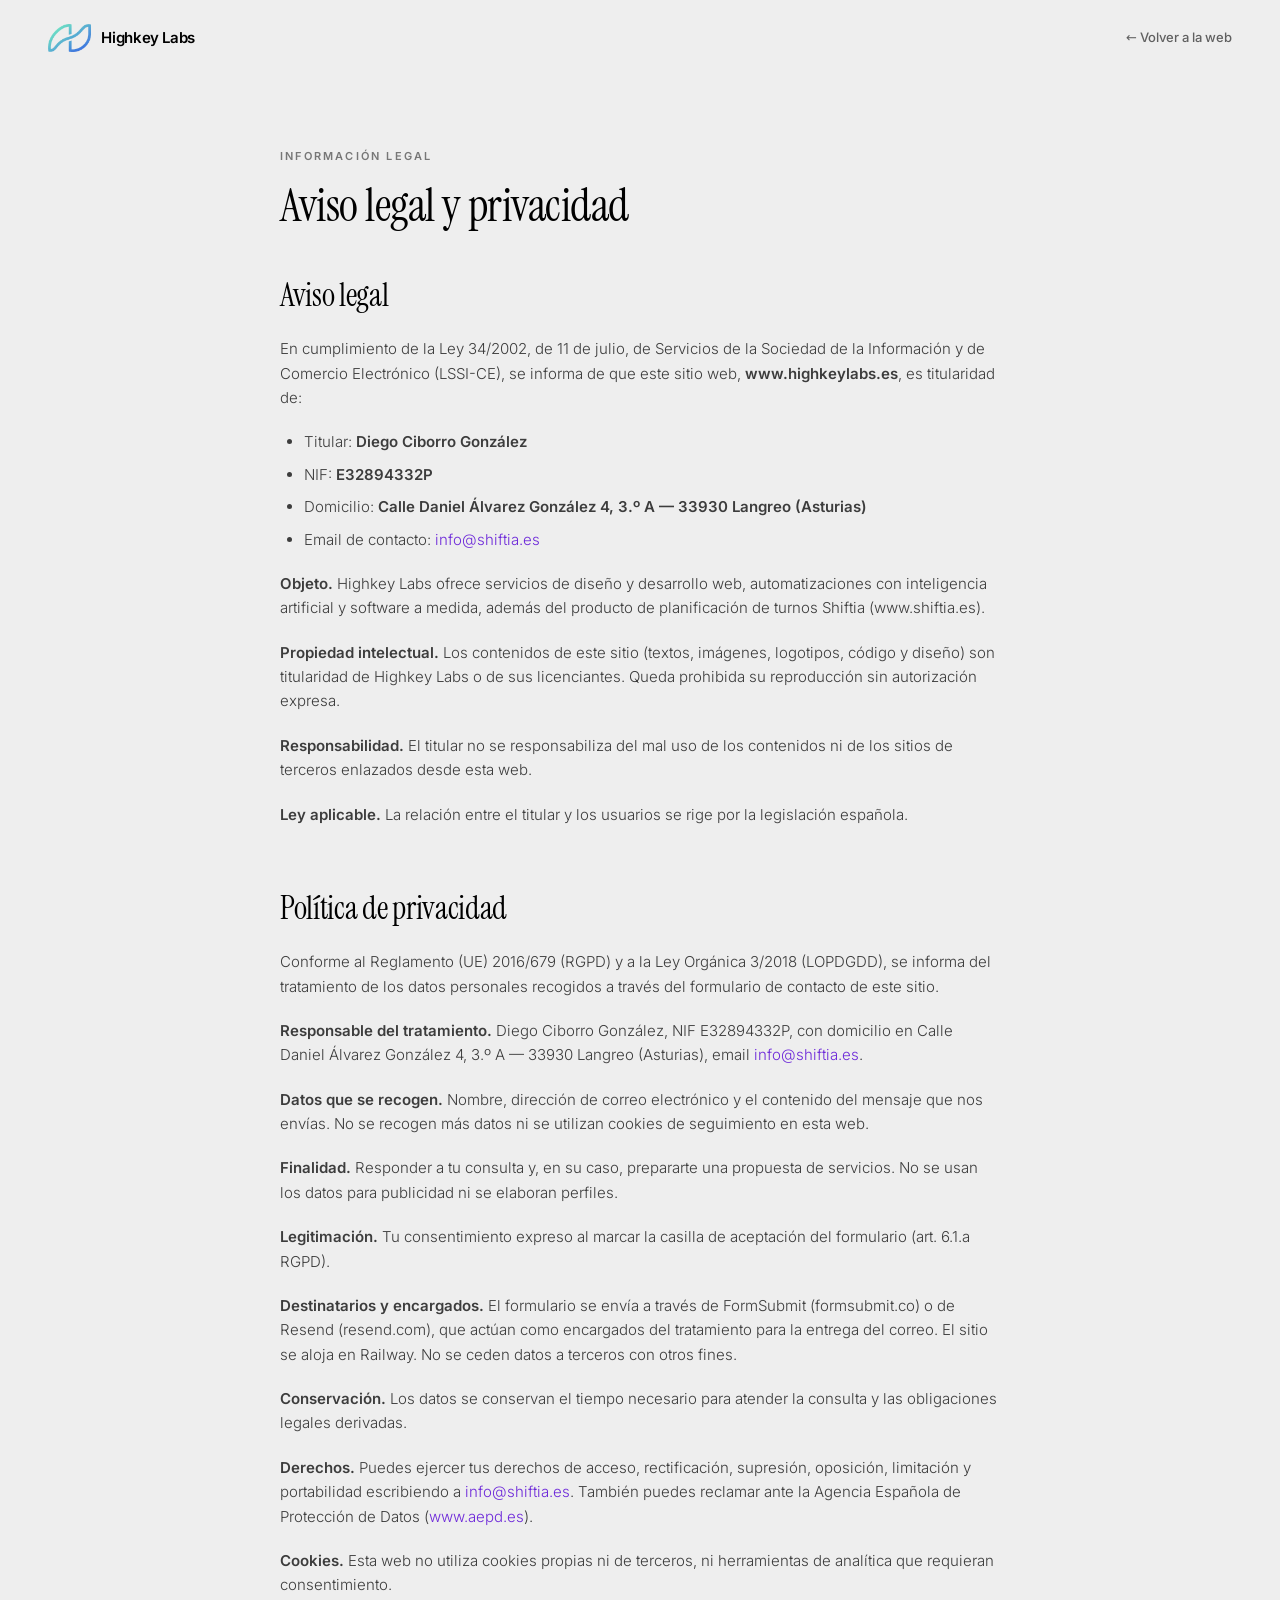
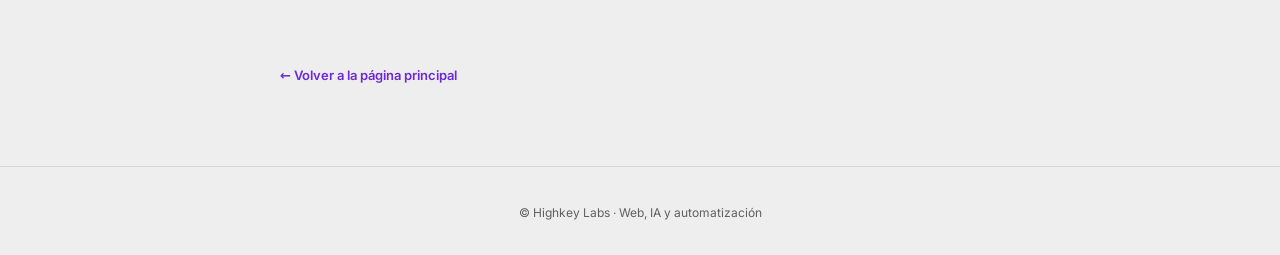
<file: legal.html>
<!DOCTYPE html>
<html lang="es" class="scroll-smooth">
<head>
<meta charset="UTF-8">
<meta name="viewport" content="width=device-width, initial-scale=1.0">
<title>Aviso legal y privacidad — Highkey Labs</title>
<meta name="description" content="Aviso legal y política de privacidad de Highkey Labs.">
<meta name="robots" content="noindex, follow">
<link rel="canonical" href="https://www.highkeylabs.es/legal.html">
<meta name="theme-color" content="#eeeeee">
<link rel="icon" type="image/png" sizes="32x32" href="favicon-32.png">
<link rel="apple-touch-icon" href="apple-touch-icon.png">
<link rel="stylesheet" href="styles.css?v=3">
</head>
<body class="bg-[#eeeeee] text-black antialiased">

<nav class="pt-6 pb-4 px-6 lg:px-12 flex items-center justify-between" aria-label="Navegación">
  <a href="index.html" class="flex items-center gap-2.5" aria-label="Highkey Labs — inicio">
    <img src="logo.png" alt="Logo de Highkey Labs" width="149" height="96" class="h-7 w-auto">
    <span class="text-[15px] font-semibold tracking-tight">Highkey Labs</span>
  </a>
  <a href="index.html" class="text-[13px] font-medium text-black/60 hover:text-black transition-colors">← Volver a la web</a>
</nav>

<main class="max-w-3xl mx-auto px-6 py-16 md:py-20">

  <p class="text-[11px] uppercase tracking-[0.2em] text-black/50 font-semibold mb-4">Información legal</p>
  <h1 class="font-serifd text-[34px] md:text-[46px] leading-[1.08] mb-12">Aviso legal y privacidad</h1>

  <section id="aviso-legal" class="mb-16">
    <h2 class="font-serifd text-[26px] md:text-[32px] leading-[1.1] mb-6">Aviso legal</h2>
    <div class="space-y-5 text-[15px] font-light text-black/75 leading-relaxed">
      <p>En cumplimiento de la Ley 34/2002, de 11 de julio, de Servicios de la Sociedad de la Información y de Comercio Electrónico (LSSI-CE), se informa de que este sitio web, <strong class="font-semibold">www.highkeylabs.es</strong>, es titularidad de:</p>
      <ul class="list-disc pl-6 space-y-2">
        <li>Titular: <strong class="font-semibold">Diego Ciborro González</strong></li>
        <li>NIF: <strong class="font-semibold">E32894332P</strong></li>
        <li>Domicilio: <strong class="font-semibold">Calle Daniel Álvarez González 4, 3.º A — 33930 Langreo (Asturias)</strong></li>
        <li>Email de contacto: <a href="mailto:info@shiftia.es" class="text-[#6d28d9] hover:underline">info@shiftia.es</a></li>
      </ul>
      <p><strong class="font-semibold">Objeto.</strong> Highkey Labs ofrece servicios de diseño y desarrollo web, automatizaciones con inteligencia artificial y software a medida, además del producto de planificación de turnos Shiftia (www.shiftia.es).</p>
      <p><strong class="font-semibold">Propiedad intelectual.</strong> Los contenidos de este sitio (textos, imágenes, logotipos, código y diseño) son titularidad de Highkey Labs o de sus licenciantes. Queda prohibida su reproducción sin autorización expresa.</p>
      <p><strong class="font-semibold">Responsabilidad.</strong> El titular no se responsabiliza del mal uso de los contenidos ni de los sitios de terceros enlazados desde esta web.</p>
      <p><strong class="font-semibold">Ley aplicable.</strong> La relación entre el titular y los usuarios se rige por la legislación española.</p>
    </div>
  </section>

  <section id="privacidad" class="mb-16">
    <h2 class="font-serifd text-[26px] md:text-[32px] leading-[1.1] mb-6">Política de privacidad</h2>
    <div class="space-y-5 text-[15px] font-light text-black/75 leading-relaxed">
      <p>Conforme al Reglamento (UE) 2016/679 (RGPD) y a la Ley Orgánica 3/2018 (LOPDGDD), se informa del tratamiento de los datos personales recogidos a través del formulario de contacto de este sitio.</p>
      <p><strong class="font-semibold">Responsable del tratamiento.</strong> Diego Ciborro González, NIF E32894332P, con domicilio en Calle Daniel Álvarez González 4, 3.º A — 33930 Langreo (Asturias), email <a href="mailto:info@shiftia.es" class="text-[#6d28d9] hover:underline">info@shiftia.es</a>.</p>
      <p><strong class="font-semibold">Datos que se recogen.</strong> Nombre, dirección de correo electrónico y el contenido del mensaje que nos envías. No se recogen más datos ni se utilizan cookies de seguimiento en esta web.</p>
      <p><strong class="font-semibold">Finalidad.</strong> Responder a tu consulta y, en su caso, prepararte una propuesta de servicios. No se usan los datos para publicidad ni se elaboran perfiles.</p>
      <p><strong class="font-semibold">Legitimación.</strong> Tu consentimiento expreso al marcar la casilla de aceptación del formulario (art. 6.1.a RGPD).</p>
      <p><strong class="font-semibold">Destinatarios y encargados.</strong> El formulario se envía a través de FormSubmit (formsubmit.co) o de Resend (resend.com), que actúan como encargados del tratamiento para la entrega del correo. El sitio se aloja en Railway. No se ceden datos a terceros con otros fines.</p>
      <p><strong class="font-semibold">Conservación.</strong> Los datos se conservan el tiempo necesario para atender la consulta y las obligaciones legales derivadas.</p>
      <p><strong class="font-semibold">Derechos.</strong> Puedes ejercer tus derechos de acceso, rectificación, supresión, oposición, limitación y portabilidad escribiendo a <a href="mailto:info@shiftia.es" class="text-[#6d28d9] hover:underline">info@shiftia.es</a>. También puedes reclamar ante la Agencia Española de Protección de Datos (<a href="https://www.aepd.es" target="_blank" rel="noopener noreferrer" class="text-[#6d28d9] hover:underline">www.aepd.es</a>).</p>
      <p><strong class="font-semibold">Cookies.</strong> Esta web no utiliza cookies propias ni de terceros, ni herramientas de analítica que requieran consentimiento.</p>
    </div>
  </section>

  <a href="index.html" class="inline-flex items-center gap-2 text-[13px] font-semibold text-[#6d28d9] hover:gap-3 transition-all">
    ← Volver a la página principal
  </a>
</main>

<footer class="border-t border-black/10 px-6 py-8 text-center">
  <span class="text-[12px] text-black/60">© Highkey Labs · Web, IA y automatización</span>
</footer>

</body>
</html>
</file>
<file: styles.css>
*,:after,:before{--tw-border-spacing-x:0;--tw-border-spacing-y:0;--tw-translate-x:0;--tw-translate-y:0;--tw-rotate:0;--tw-skew-x:0;--tw-skew-y:0;--tw-scale-x:1;--tw-scale-y:1;--tw-pan-x: ;--tw-pan-y: ;--tw-pinch-zoom: ;--tw-scroll-snap-strictness:proximity;--tw-gradient-from-position: ;--tw-gradient-via-position: ;--tw-gradient-to-position: ;--tw-ordinal: ;--tw-slashed-zero: ;--tw-numeric-figure: ;--tw-numeric-spacing: ;--tw-numeric-fraction: ;--tw-ring-inset: ;--tw-ring-offset-width:0px;--tw-ring-offset-color:#fff;--tw-ring-color:rgba(59,130,246,.5);--tw-ring-offset-shadow:0 0 #0000;--tw-ring-shadow:0 0 #0000;--tw-shadow:0 0 #0000;--tw-shadow-colored:0 0 #0000;--tw-blur: ;--tw-brightness: ;--tw-contrast: ;--tw-grayscale: ;--tw-hue-rotate: ;--tw-invert: ;--tw-saturate: ;--tw-sepia: ;--tw-drop-shadow: ;--tw-backdrop-blur: ;--tw-backdrop-brightness: ;--tw-backdrop-contrast: ;--tw-backdrop-grayscale: ;--tw-backdrop-hue-rotate: ;--tw-backdrop-invert: ;--tw-backdrop-opacity: ;--tw-backdrop-saturate: ;--tw-backdrop-sepia: ;--tw-contain-size: ;--tw-contain-layout: ;--tw-contain-paint: ;--tw-contain-style: }::backdrop{--tw-border-spacing-x:0;--tw-border-spacing-y:0;--tw-translate-x:0;--tw-translate-y:0;--tw-rotate:0;--tw-skew-x:0;--tw-skew-y:0;--tw-scale-x:1;--tw-scale-y:1;--tw-pan-x: ;--tw-pan-y: ;--tw-pinch-zoom: ;--tw-scroll-snap-strictness:proximity;--tw-gradient-from-position: ;--tw-gradient-via-position: ;--tw-gradient-to-position: ;--tw-ordinal: ;--tw-slashed-zero: ;--tw-numeric-figure: ;--tw-numeric-spacing: ;--tw-numeric-fraction: ;--tw-ring-inset: ;--tw-ring-offset-width:0px;--tw-ring-offset-color:#fff;--tw-ring-color:rgba(59,130,246,.5);--tw-ring-offset-shadow:0 0 #0000;--tw-ring-shadow:0 0 #0000;--tw-shadow:0 0 #0000;--tw-shadow-colored:0 0 #0000;--tw-blur: ;--tw-brightness: ;--tw-contrast: ;--tw-grayscale: ;--tw-hue-rotate: ;--tw-invert: ;--tw-saturate: ;--tw-sepia: ;--tw-drop-shadow: ;--tw-backdrop-blur: ;--tw-backdrop-brightness: ;--tw-backdrop-contrast: ;--tw-backdrop-grayscale: ;--tw-backdrop-hue-rotate: ;--tw-backdrop-invert: ;--tw-backdrop-opacity: ;--tw-backdrop-saturate: ;--tw-backdrop-sepia: ;--tw-contain-size: ;--tw-contain-layout: ;--tw-contain-paint: ;--tw-contain-style: }/*! tailwindcss v3.4.17 | MIT License | https://tailwindcss.com*/*,:after,:before{box-sizing:border-box;border:0 solid #e5e7eb}:after,:before{--tw-content:""}:host,html{line-height:1.5;-webkit-text-size-adjust:100%;-moz-tab-size:4;-o-tab-size:4;tab-size:4;font-family:ui-sans-serif,system-ui,sans-serif,Apple Color Emoji,Segoe UI Emoji,Segoe UI Symbol,Noto Color Emoji;font-feature-settings:normal;font-variation-settings:normal;-webkit-tap-highlight-color:transparent}body{margin:0;line-height:inherit}hr{height:0;color:inherit;border-top-width:1px}abbr:where([title]){-webkit-text-decoration:underline dotted;text-decoration:underline dotted}h1,h2,h3,h4,h5,h6{font-size:inherit;font-weight:inherit}a{color:inherit;text-decoration:inherit}b,strong{font-weight:bolder}code,kbd,pre,samp{font-family:ui-monospace,SFMono-Regular,Menlo,Monaco,Consolas,Liberation Mono,Courier New,monospace;font-feature-settings:normal;font-variation-settings:normal;font-size:1em}small{font-size:80%}sub,sup{font-size:75%;line-height:0;position:relative;vertical-align:baseline}sub{bottom:-.25em}sup{top:-.5em}table{text-indent:0;border-color:inherit;border-collapse:collapse}button,input,optgroup,select,textarea{font-family:inherit;font-feature-settings:inherit;font-variation-settings:inherit;font-size:100%;font-weight:inherit;line-height:inherit;letter-spacing:inherit;color:inherit;margin:0;padding:0}button,select{text-transform:none}button,input:where([type=button]),input:where([type=reset]),input:where([type=submit]){-webkit-appearance:button;background-color:transparent;background-image:none}:-moz-focusring{outline:auto}:-moz-ui-invalid{box-shadow:none}progress{vertical-align:baseline}::-webkit-inner-spin-button,::-webkit-outer-spin-button{height:auto}[type=search]{-webkit-appearance:textfield;outline-offset:-2px}::-webkit-search-decoration{-webkit-appearance:none}::-webkit-file-upload-button{-webkit-appearance:button;font:inherit}summary{display:list-item}blockquote,dd,dl,figure,h1,h2,h3,h4,h5,h6,hr,p,pre{margin:0}fieldset{margin:0}fieldset,legend{padding:0}menu,ol,ul{list-style:none;margin:0;padding:0}dialog{padding:0}textarea{resize:vertical}input::-moz-placeholder,textarea::-moz-placeholder{opacity:1;color:#9ca3af}input::placeholder,textarea::placeholder{opacity:1;color:#9ca3af}[role=button],button{cursor:pointer}:disabled{cursor:default}audio,canvas,embed,iframe,img,object,svg,video{display:block;vertical-align:middle}img,video{max-width:100%;height:auto}[hidden]:where(:not([hidden=until-found])){display:none}.pointer-events-none{pointer-events:none}.visible{visibility:visible}.fixed{position:fixed}.absolute{position:absolute}.relative{position:relative}.inset-0{inset:0}.inset-6{inset:1.5rem}.-bottom-1{bottom:-.25rem}.-bottom-5{bottom:-1.25rem}.left-0{left:0}.left-6{left:1.5rem}.left-8{left:2rem}.right-0{right:0}.right-2{right:.5rem}.right-6{right:1.5rem}.top-0{top:0}.top-10{top:2.5rem}.top-2{top:.5rem}.top-6{top:1.5rem}.top-\[44px\]{top:44px}.z-0{z-index:0}.z-10{z-index:10}.z-50{z-index:50}.z-\[100\]{z-index:100}.z-\[5\]{z-index:5}.mx-auto{margin-left:auto;margin-right:auto}.mb-1{margin-bottom:.25rem}.mb-1\.5{margin-bottom:.375rem}.mb-10{margin-bottom:2.5rem}.mb-12{margin-bottom:3rem}.mb-14{margin-bottom:3.5rem}.mb-16{margin-bottom:4rem}.mb-2{margin-bottom:.5rem}.mb-2\.5{margin-bottom:.625rem}.mb-3{margin-bottom:.75rem}.mb-4{margin-bottom:1rem}.mb-5{margin-bottom:1.25rem}.mb-6{margin-bottom:1.5rem}.mb-7{margin-bottom:1.75rem}.mb-8{margin-bottom:2rem}.mb-9{margin-bottom:2.25rem}.ml-1{margin-left:.25rem}.ml-1\.5{margin-left:.375rem}.ml-3{margin-left:.75rem}.mt-0\.5{margin-top:.125rem}.mt-1\.5{margin-top:.375rem}.mt-20{margin-top:5rem}.mt-4{margin-top:1rem}.mt-5{margin-top:1.25rem}.mt-6{margin-top:1.5rem}.mt-7{margin-top:1.75rem}.mt-9{margin-top:2.25rem}.mt-auto{margin-top:auto}.block{display:block}.flex{display:flex}.inline-flex{display:inline-flex}.table{display:table}.grid{display:grid}.hidden{display:none}.aspect-square{aspect-ratio:1/1}.h-1\.5{height:.375rem}.h-10{height:2.5rem}.h-11{height:2.75rem}.h-16{height:4rem}.h-2{height:.5rem}.h-2\.5{height:.625rem}.h-3{height:.75rem}.h-3\.5{height:.875rem}.h-4{height:1rem}.h-5{height:1.25rem}.h-6{height:1.5rem}.h-7{height:1.75rem}.h-8{height:2rem}.h-9{height:2.25rem}.h-\[210px\]{height:210px}.h-\[230px\]{height:230px}.h-\[280px\]{height:280px}.h-auto{height:auto}.h-full{height:100%}.h-px{height:1px}.min-h-screen{min-height:100vh}.w-1\.5{width:.375rem}.w-10{width:2.5rem}.w-11{width:2.75rem}.w-14{width:3.5rem}.w-16{width:4rem}.w-2{width:.5rem}.w-2\.5{width:.625rem}.w-2\/3{width:66.666667%}.w-20{width:5rem}.w-24{width:6rem}.w-3{width:.75rem}.w-3\/5{width:60%}.w-4{width:1rem}.w-4\/5{width:80%}.w-5{width:1.25rem}.w-6{width:1.5rem}.w-7{width:1.75rem}.w-8{width:2rem}.w-9{width:2.25rem}.w-\[150\%\]{width:150%}.w-\[78\%\]{width:78%}.w-\[82\%\]{width:82%}.w-auto{width:auto}.w-full{width:100%}.min-w-0{min-width:0}.max-w-2xl{max-width:42rem}.max-w-3xl{max-width:48rem}.max-w-4xl{max-width:56rem}.max-w-6xl{max-width:72rem}.max-w-\[220px\]{max-width:220px}.max-w-\[440px\]{max-width:440px}.max-w-\[480px\]{max-width:480px}.max-w-\[560px\]{max-width:560px}.max-w-\[800px\]{max-width:800px}.max-w-\[860px\]{max-width:860px}.max-w-lg{max-width:32rem}.max-w-md{max-width:28rem}.max-w-xl{max-width:36rem}.flex-1{flex:1 1 0%}.flex-shrink-0{flex-shrink:0}.-rotate-\[4deg\]{--tw-rotate:-4deg}.-rotate-\[4deg\],.rotate-\[5deg\]{transform:translate(var(--tw-translate-x),var(--tw-translate-y)) rotate(var(--tw-rotate)) skewX(var(--tw-skew-x)) skewY(var(--tw-skew-y)) scaleX(var(--tw-scale-x)) scaleY(var(--tw-scale-y))}.rotate-\[5deg\]{--tw-rotate:5deg}.transform{transform:translate(var(--tw-translate-x),var(--tw-translate-y)) rotate(var(--tw-rotate)) skewX(var(--tw-skew-x)) skewY(var(--tw-skew-y)) scaleX(var(--tw-scale-x)) scaleY(var(--tw-scale-y))}@keyframes pulse{50%{opacity:.5}}.animate-pulse{animation:pulse 2s cubic-bezier(.4,0,.6,1) infinite}.cursor-pointer{cursor:pointer}.select-none{-webkit-user-select:none;-moz-user-select:none;user-select:none}.resize-none{resize:none}.scroll-mt-24{scroll-margin-top:6rem}.scroll-mt-28{scroll-margin-top:7rem}.list-disc{list-style-type:disc}.grid-cols-2{grid-template-columns:repeat(2,minmax(0,1fr))}.flex-col{flex-direction:column}.flex-wrap{flex-wrap:wrap}.items-start{align-items:flex-start}.items-center{align-items:center}.justify-end{justify-content:flex-end}.justify-center{justify-content:center}.justify-between{justify-content:space-between}.gap-1\.5{gap:.375rem}.gap-10{gap:2.5rem}.gap-14{gap:3.5rem}.gap-2{gap:.5rem}.gap-2\.5{gap:.625rem}.gap-3{gap:.75rem}.gap-3\.5{gap:.875rem}.gap-4{gap:1rem}.gap-5{gap:1.25rem}.gap-8{gap:2rem}.gap-y-10{row-gap:2.5rem}.space-y-2>:not([hidden])~:not([hidden]){--tw-space-y-reverse:0;margin-top:calc(.5rem*(1 - var(--tw-space-y-reverse)));margin-bottom:calc(.5rem*var(--tw-space-y-reverse))}.space-y-2\.5>:not([hidden])~:not([hidden]){--tw-space-y-reverse:0;margin-top:calc(.625rem*(1 - var(--tw-space-y-reverse)));margin-bottom:calc(.625rem*var(--tw-space-y-reverse))}.space-y-3>:not([hidden])~:not([hidden]){--tw-space-y-reverse:0;margin-top:calc(.75rem*(1 - var(--tw-space-y-reverse)));margin-bottom:calc(.75rem*var(--tw-space-y-reverse))}.space-y-4>:not([hidden])~:not([hidden]){--tw-space-y-reverse:0;margin-top:calc(1rem*(1 - var(--tw-space-y-reverse)));margin-bottom:calc(1rem*var(--tw-space-y-reverse))}.space-y-5>:not([hidden])~:not([hidden]){--tw-space-y-reverse:0;margin-top:calc(1.25rem*(1 - var(--tw-space-y-reverse)));margin-bottom:calc(1.25rem*var(--tw-space-y-reverse))}.divide-y>:not([hidden])~:not([hidden]){--tw-divide-y-reverse:0;border-top-width:calc(1px*(1 - var(--tw-divide-y-reverse)));border-bottom-width:calc(1px*var(--tw-divide-y-reverse))}.divide-black\/10>:not([hidden])~:not([hidden]){border-color:rgba(0,0,0,.1)}.overflow-hidden{overflow:hidden}.scroll-smooth{scroll-behavior:smooth}.truncate{overflow:hidden;text-overflow:ellipsis;white-space:nowrap}.rounded{border-radius:.25rem}.rounded-2xl{border-radius:1rem}.rounded-\[10px\]{border-radius:10px}.rounded-\[18px\]{border-radius:18px}.rounded-\[20px\]{border-radius:20px}.rounded-\[24px\]{border-radius:24px}.rounded-\[28px\]{border-radius:28px}.rounded-\[3px\]{border-radius:3px}.rounded-full{border-radius:9999px}.rounded-lg{border-radius:.5rem}.rounded-md{border-radius:.375rem}.rounded-xl{border-radius:.75rem}.border{border-width:1px}.border-y{border-top-width:1px}.border-b,.border-y{border-bottom-width:1px}.border-r{border-right-width:1px}.border-t{border-top-width:1px}.border-\[\#7e22ce\]\/20{border-color:rgba(126,34,206,.2)}.border-\[\#7e22ce\]\/25{border-color:rgba(126,34,206,.25)}.border-\[\#7e22ce\]\/30{border-color:rgba(126,34,206,.3)}.border-amber-200{--tw-border-opacity:1;border-color:rgb(253 230 138/var(--tw-border-opacity,1))}.border-black\/10{border-color:rgba(0,0,0,.1)}.border-black\/15{border-color:rgba(0,0,0,.15)}.border-black\/5{border-color:rgba(0,0,0,.05)}.border-emerald-200{--tw-border-opacity:1;border-color:rgb(167 243 208/var(--tw-border-opacity,1))}.border-rose-200{--tw-border-opacity:1;border-color:rgb(254 205 211/var(--tw-border-opacity,1))}.border-sky-200{--tw-border-opacity:1;border-color:rgb(186 230 253/var(--tw-border-opacity,1))}.border-transparent{border-color:transparent}.bg-\[\#28c840\]{--tw-bg-opacity:1;background-color:rgb(40 200 64/var(--tw-bg-opacity,1))}.bg-\[\#7e22ce\]{--tw-bg-opacity:1;background-color:rgb(126 34 206/var(--tw-bg-opacity,1))}.bg-\[\#7e22ce\]\/10{background-color:rgba(126,34,206,.1)}.bg-\[\#7e22ce\]\/5{background-color:rgba(126,34,206,.05)}.bg-\[\#eeeeee\]{--tw-bg-opacity:1;background-color:rgb(238 238 238/var(--tw-bg-opacity,1))}.bg-\[\#eeeeee\]\/95{background-color:hsla(0,0%,93%,.95)}.bg-\[\#fafafa\]{--tw-bg-opacity:1;background-color:rgb(250 250 250/var(--tw-bg-opacity,1))}.bg-\[\#febc2e\]{--tw-bg-opacity:1;background-color:rgb(254 188 46/var(--tw-bg-opacity,1))}.bg-\[\#ff5f57\]{--tw-bg-opacity:1;background-color:rgb(255 95 87/var(--tw-bg-opacity,1))}.bg-amber-100{--tw-bg-opacity:1;background-color:rgb(254 243 199/var(--tw-bg-opacity,1))}.bg-amber-400{--tw-bg-opacity:1;background-color:rgb(251 191 36/var(--tw-bg-opacity,1))}.bg-amber-50{--tw-bg-opacity:1;background-color:rgb(255 251 235/var(--tw-bg-opacity,1))}.bg-black{--tw-bg-opacity:1;background-color:rgb(0 0 0/var(--tw-bg-opacity,1))}.bg-black\/10{background-color:rgba(0,0,0,.1)}.bg-black\/15{background-color:rgba(0,0,0,.15)}.bg-black\/5{background-color:rgba(0,0,0,.05)}.bg-black\/50{background-color:rgba(0,0,0,.5)}.bg-black\/60{background-color:rgba(0,0,0,.6)}.bg-black\/80{background-color:rgba(0,0,0,.8)}.bg-emerald-50{--tw-bg-opacity:1;background-color:rgb(236 253 245/var(--tw-bg-opacity,1))}.bg-emerald-500{--tw-bg-opacity:1;background-color:rgb(16 185 129/var(--tw-bg-opacity,1))}.bg-rose-100{--tw-bg-opacity:1;background-color:rgb(255 228 230/var(--tw-bg-opacity,1))}.bg-rose-400{--tw-bg-opacity:1;background-color:rgb(251 113 133/var(--tw-bg-opacity,1))}.bg-rose-50{--tw-bg-opacity:1;background-color:rgb(255 241 242/var(--tw-bg-opacity,1))}.bg-sky-100{--tw-bg-opacity:1;background-color:rgb(224 242 254/var(--tw-bg-opacity,1))}.bg-sky-400{--tw-bg-opacity:1;background-color:rgb(56 189 248/var(--tw-bg-opacity,1))}.bg-sky-50{--tw-bg-opacity:1;background-color:rgb(240 249 255/var(--tw-bg-opacity,1))}.bg-white{--tw-bg-opacity:1;background-color:rgb(255 255 255/var(--tw-bg-opacity,1))}.bg-gradient-to-br{background-image:linear-gradient(to bottom right,var(--tw-gradient-stops))}.bg-gradient-to-r{background-image:linear-gradient(to right,var(--tw-gradient-stops))}.from-\[\#7e22ce\]{--tw-gradient-from:#7e22ce var(--tw-gradient-from-position);--tw-gradient-to:rgba(126,34,206,0) var(--tw-gradient-to-position);--tw-gradient-stops:var(--tw-gradient-from),var(--tw-gradient-to)}.from-\[\#7e22ce\]\/15{--tw-gradient-from:rgba(126,34,206,.15) var(--tw-gradient-from-position);--tw-gradient-to:rgba(126,34,206,0) var(--tw-gradient-to-position);--tw-gradient-stops:var(--tw-gradient-from),var(--tw-gradient-to)}.from-black\/5{--tw-gradient-from:rgba(0,0,0,.05) var(--tw-gradient-from-position);--tw-gradient-to:transparent var(--tw-gradient-to-position);--tw-gradient-stops:var(--tw-gradient-from),var(--tw-gradient-to)}.from-transparent{--tw-gradient-from:transparent var(--tw-gradient-from-position);--tw-gradient-to:transparent var(--tw-gradient-to-position);--tw-gradient-stops:var(--tw-gradient-from),var(--tw-gradient-to)}.via-\[\#6366f1\]\/10{--tw-gradient-to:rgba(99,102,241,0) var(--tw-gradient-to-position);--tw-gradient-stops:var(--tw-gradient-from),rgba(99,102,241,.1) var(--tw-gradient-via-position),var(--tw-gradient-to)}.via-\[\#7e22ce\]\/25{--tw-gradient-to:rgba(126,34,206,0) var(--tw-gradient-to-position);--tw-gradient-stops:var(--tw-gradient-from),rgba(126,34,206,.25) var(--tw-gradient-via-position),var(--tw-gradient-to)}.to-\[\#6366f1\]{--tw-gradient-to:#6366f1 var(--tw-gradient-to-position)}.to-transparent{--tw-gradient-to:transparent var(--tw-gradient-to-position)}.object-cover{-o-object-fit:cover;object-fit:cover}.p-2{padding:.5rem}.p-4{padding:1rem}.p-5{padding:1.25rem}.p-7{padding:1.75rem}.p-8{padding:2rem}.px-2\.5{padding-left:.625rem;padding-right:.625rem}.px-3{padding-left:.75rem;padding-right:.75rem}.px-3\.5{padding-left:.875rem;padding-right:.875rem}.px-4{padding-left:1rem;padding-right:1rem}.px-6{padding-left:1.5rem;padding-right:1.5rem}.px-7{padding-left:1.75rem;padding-right:1.75rem}.px-8{padding-left:2rem;padding-right:2rem}.py-1{padding-top:.25rem;padding-bottom:.25rem}.py-1\.5{padding-top:.375rem;padding-bottom:.375rem}.py-12{padding-top:3rem;padding-bottom:3rem}.py-14{padding-top:3.5rem;padding-bottom:3.5rem}.py-16{padding-top:4rem;padding-bottom:4rem}.py-2{padding-top:.5rem;padding-bottom:.5rem}.py-2\.5{padding-top:.625rem;padding-bottom:.625rem}.py-24{padding-top:6rem;padding-bottom:6rem}.py-3{padding-top:.75rem;padding-bottom:.75rem}.py-4{padding-top:1rem;padding-bottom:1rem}.py-5{padding-top:1.25rem;padding-bottom:1.25rem}.py-8{padding-top:2rem;padding-bottom:2rem}.pb-16{padding-bottom:4rem}.pb-24{padding-bottom:6rem}.pb-4{padding-bottom:1rem}.pb-8{padding-bottom:2rem}.pl-6{padding-left:1.5rem}.pr-2{padding-right:.5rem}.pt-1{padding-top:.25rem}.pt-12{padding-top:3rem}.pt-16{padding-top:4rem}.pt-20{padding-top:5rem}.pt-24{padding-top:6rem}.pt-4{padding-top:1rem}.pt-6{padding-top:1.5rem}.text-left{text-align:left}.text-center{text-align:center}.text-2xl{font-size:1.5rem;line-height:2rem}.text-\[10px\]{font-size:10px}.text-\[11px\]{font-size:11px}.text-\[12px\]{font-size:12px}.text-\[13px\]{font-size:13px}.text-\[14px\]{font-size:14px}.text-\[15px\]{font-size:15px}.text-\[16px\]{font-size:16px}.text-\[17px\]{font-size:17px}.text-\[19px\]{font-size:19px}.text-\[26px\]{font-size:26px}.text-\[28px\]{font-size:28px}.text-\[30px\]{font-size:30px}.text-\[34px\]{font-size:34px}.text-\[38px\]{font-size:38px}.text-\[40px\]{font-size:40px}.text-\[42px\]{font-size:42px}.text-\[8px\]{font-size:8px}.font-bold{font-weight:700}.font-light{font-weight:300}.font-medium{font-weight:500}.font-semibold{font-weight:600}.uppercase{text-transform:uppercase}.leading-\[1\.05\]{line-height:1.05}.leading-\[1\.06\]{line-height:1.06}.leading-\[1\.08\]{line-height:1.08}.leading-\[1\.12\]{line-height:1.12}.leading-\[1\.1\]{line-height:1.1}.leading-none{line-height:1}.leading-relaxed{line-height:1.625}.leading-tight{line-height:1.25}.tracking-\[-0\.03em\]{letter-spacing:-.03em}.tracking-\[0\.18em\]{letter-spacing:.18em}.tracking-\[0\.2em\]{letter-spacing:.2em}.tracking-tight{letter-spacing:-.025em}.tracking-wide{letter-spacing:.025em}.tracking-wider{letter-spacing:.05em}.tracking-widest{letter-spacing:.1em}.text-\[\#6d28d9\]{--tw-text-opacity:1;color:rgb(109 40 217/var(--tw-text-opacity,1))}.text-\[\#7e22ce\]{--tw-text-opacity:1;color:rgb(126 34 206/var(--tw-text-opacity,1))}.text-\[\#c084fc\]{--tw-text-opacity:1;color:rgb(192 132 252/var(--tw-text-opacity,1))}.text-amber-600{--tw-text-opacity:1;color:rgb(217 119 6/var(--tw-text-opacity,1))}.text-amber-700{--tw-text-opacity:1;color:rgb(180 83 9/var(--tw-text-opacity,1))}.text-black{--tw-text-opacity:1;color:rgb(0 0 0/var(--tw-text-opacity,1))}.text-black\/30{color:rgba(0,0,0,.3)}.text-black\/50{color:rgba(0,0,0,.5)}.text-black\/55{color:rgba(0,0,0,.55)}.text-black\/60{color:rgba(0,0,0,.6)}.text-black\/70{color:rgba(0,0,0,.7)}.text-black\/75{color:rgba(0,0,0,.75)}.text-black\/80{color:rgba(0,0,0,.8)}.text-emerald-600{--tw-text-opacity:1;color:rgb(5 150 105/var(--tw-text-opacity,1))}.text-emerald-700{--tw-text-opacity:1;color:rgb(4 120 87/var(--tw-text-opacity,1))}.text-emerald-800{--tw-text-opacity:1;color:rgb(6 95 70/var(--tw-text-opacity,1))}.text-rose-500{--tw-text-opacity:1;color:rgb(244 63 94/var(--tw-text-opacity,1))}.text-rose-600{--tw-text-opacity:1;color:rgb(225 29 72/var(--tw-text-opacity,1))}.text-rose-700{--tw-text-opacity:1;color:rgb(190 18 60/var(--tw-text-opacity,1))}.text-sky-600{--tw-text-opacity:1;color:rgb(2 132 199/var(--tw-text-opacity,1))}.text-sky-700{--tw-text-opacity:1;color:rgb(3 105 161/var(--tw-text-opacity,1))}.text-white{--tw-text-opacity:1;color:rgb(255 255 255/var(--tw-text-opacity,1))}.text-white\/50{color:hsla(0,0%,100%,.5)}.text-white\/75{color:hsla(0,0%,100%,.75)}.underline{text-decoration-line:underline}.decoration-black\/20{text-decoration-color:rgba(0,0,0,.2)}.underline-offset-2{text-underline-offset:2px}.antialiased{-webkit-font-smoothing:antialiased;-moz-osx-font-smoothing:grayscale}.accent-\[\#7e22ce\]{accent-color:#7e22ce}.opacity-70{opacity:.7}.shadow-2xl{--tw-shadow:0 25px 50px -12px rgba(0,0,0,.25);--tw-shadow-colored:0 25px 50px -12px var(--tw-shadow-color)}.shadow-2xl,.shadow-lg{box-shadow:var(--tw-ring-offset-shadow,0 0 #0000),var(--tw-ring-shadow,0 0 #0000),var(--tw-shadow)}.shadow-lg{--tw-shadow:0 10px 15px -3px rgba(0,0,0,.1),0 4px 6px -4px rgba(0,0,0,.1);--tw-shadow-colored:0 10px 15px -3px var(--tw-shadow-color),0 4px 6px -4px var(--tw-shadow-color)}.shadow-md{--tw-shadow:0 4px 6px -1px rgba(0,0,0,.1),0 2px 4px -2px rgba(0,0,0,.1);--tw-shadow-colored:0 4px 6px -1px var(--tw-shadow-color),0 2px 4px -2px var(--tw-shadow-color)}.shadow-md,.shadow-sm{box-shadow:var(--tw-ring-offset-shadow,0 0 #0000),var(--tw-ring-shadow,0 0 #0000),var(--tw-shadow)}.shadow-sm{--tw-shadow:0 1px 2px 0 rgba(0,0,0,.05);--tw-shadow-colored:0 1px 2px 0 var(--tw-shadow-color)}.shadow-xl{--tw-shadow:0 20px 25px -5px rgba(0,0,0,.1),0 8px 10px -6px rgba(0,0,0,.1);--tw-shadow-colored:0 20px 25px -5px var(--tw-shadow-color),0 8px 10px -6px var(--tw-shadow-color);box-shadow:var(--tw-ring-offset-shadow,0 0 #0000),var(--tw-ring-shadow,0 0 #0000),var(--tw-shadow)}.blur-2xl{--tw-blur:blur(40px);filter:var(--tw-blur) var(--tw-brightness) var(--tw-contrast) var(--tw-grayscale) var(--tw-hue-rotate) var(--tw-invert) var(--tw-saturate) var(--tw-sepia) var(--tw-drop-shadow)}.backdrop-blur-xl{--tw-backdrop-blur:blur(24px);-webkit-backdrop-filter:var(--tw-backdrop-blur) var(--tw-backdrop-brightness) var(--tw-backdrop-contrast) var(--tw-backdrop-grayscale) var(--tw-backdrop-hue-rotate) var(--tw-backdrop-invert) var(--tw-backdrop-opacity) var(--tw-backdrop-saturate) var(--tw-backdrop-sepia);backdrop-filter:var(--tw-backdrop-blur) var(--tw-backdrop-brightness) var(--tw-backdrop-contrast) var(--tw-backdrop-grayscale) var(--tw-backdrop-hue-rotate) var(--tw-backdrop-invert) var(--tw-backdrop-opacity) var(--tw-backdrop-saturate) var(--tw-backdrop-sepia)}.transition-all{transition-property:all;transition-timing-function:cubic-bezier(.4,0,.2,1);transition-duration:.15s}.transition-colors{transition-property:color,background-color,border-color,text-decoration-color,fill,stroke;transition-timing-function:cubic-bezier(.4,0,.2,1);transition-duration:.15s}.transition-shadow{transition-property:box-shadow;transition-timing-function:cubic-bezier(.4,0,.2,1);transition-duration:.15s}.transition-transform{transition-property:transform;transition-timing-function:cubic-bezier(.4,0,.2,1);transition-duration:.15s}.delay-100{transition-delay:.1s}.delay-300{transition-delay:.3s}.delay-500{transition-delay:.5s}.duration-300{transition-duration:.3s}@font-face{font-family:Inter;font-style:normal;font-weight:300 700;font-display:swap;src:url(fonts/inter-var.woff2) format("woff2");unicode-range:u+00??,u+0131,u+0152-0153,u+02bb-02bc,u+02c6,u+02da,u+02dc,u+0304,u+0308,u+0329,u+2000-206f,u+20ac,u+2122,u+2191,u+2193,u+2212,u+2215,u+feff,u+fffd}@font-face{font-family:"Instrument Serif";font-style:normal;font-weight:400;font-display:swap;src:url(fonts/instrument-serif-400.woff2) format("woff2");unicode-range:u+00??,u+0131,u+0152-0153,u+02bb-02bc,u+02c6,u+02da,u+02dc,u+0304,u+0308,u+0329,u+2000-206f,u+20ac,u+2122,u+2191,u+2193,u+2212,u+2215,u+feff,u+fffd}@font-face{font-family:"Instrument Serif";font-style:italic;font-weight:400;font-display:swap;src:url(fonts/instrument-serif-400i.woff2) format("woff2");unicode-range:u+00??,u+0131,u+0152-0153,u+02bb-02bc,u+02c6,u+02da,u+02dc,u+0304,u+0308,u+0329,u+2000-206f,u+20ac,u+2122,u+2191,u+2193,u+2212,u+2215,u+feff,u+fffd}body{font-family:Inter,ui-sans-serif,system-ui,sans-serif}.font-serifd{font-family:"Instrument Serif",Georgia,serif;font-weight:400;letter-spacing:-.01em}.skip-link{position:absolute;left:-9999px;top:12px;z-index:100;background:#111;color:#fff;padding:10px 18px;border-radius:9999px;font-size:13px;font-weight:600}.skip-link:focus{left:12px}.hp-field{position:absolute;left:-9999px;width:1px;height:1px;opacity:0;overflow:hidden}@keyframes fadeUp{0%{opacity:0;transform:translateY(20px)}to{opacity:1;transform:translateY(0)}}.animate-on-load{animation:fadeUp .8s cubic-bezier(.16,1,.3,1) forwards;opacity:0;transform:translateY(20px)}.delay-100{animation-delay:.1s}.delay-200{animation-delay:.2s}.delay-300{animation-delay:.3s}.delay-400{animation-delay:.4s}.delay-500{animation-delay:.5s}.delay-600{animation-delay:.6s}.reveal{opacity:0;transform:translateY(20px);transition:opacity .7s cubic-bezier(.16,1,.3,1),transform .7s cubic-bezier(.16,1,.3,1)}.reveal.visible{opacity:1;transform:translateY(0)}.rd-1{transition-delay:90ms}.rd-2{transition-delay:.18s}.rd-3{transition-delay:.27s}#topNav{transition:background-color .3s ease,padding .3s ease,box-shadow .3s ease,-webkit-backdrop-filter .3s ease;transition:background-color .3s ease,padding .3s ease,box-shadow .3s ease,backdrop-filter .3s ease;transition:background-color .3s ease,padding .3s ease,box-shadow .3s ease,backdrop-filter .3s ease,-webkit-backdrop-filter .3s ease}#topNav.nav-scrolled{background:hsla(0,0%,93%,.86);backdrop-filter:blur(12px);-webkit-backdrop-filter:blur(12px);padding-top:14px;padding-bottom:14px;box-shadow:0 1px 0 rgba(0,0,0,.06)}.reveal.spring{transform:translateY(28px) scale(.96);transition-timing-function:cubic-bezier(.34,1.56,.64,1)}.reveal.spring.visible{transform:none}.clock-hand{transform-box:fill-box;transform-origin:50% 100%;animation:clockHand 6s linear infinite}@keyframes clockHand{to{transform:rotate(1turn)}}.chart-line{stroke-dasharray:120;stroke-dashoffset:120;animation:chartDraw 4s ease-out infinite}@keyframes chartDraw{0%{stroke-dashoffset:120}55%{stroke-dashoffset:0}to{stroke-dashoffset:0}}.doc-wobble{animation:wobble 2.6s ease-in-out infinite}.doc-wobble.d2{animation-duration:3.2s;animation-delay:.4s}.doc-wobble.d3{animation-duration:2.9s;animation-delay:.8s}@keyframes wobble{0%,to{transform:rotate(-4deg) translateY(0)}50%{transform:rotate(4deg) translateY(-2px)}}.typing-dot{animation:dotBounce 1.3s ease-in-out infinite}.typing-dot.t2{animation-delay:.15s}.typing-dot.t3{animation-delay:.3s}@keyframes dotBounce{0%,60%,to{transform:translateY(0);opacity:.35}30%{transform:translateY(-4px);opacity:1}}#progressBar{position:fixed;top:0;left:0;right:0;height:3px;z-index:60;background:#6d28d9;transform-origin:left;transform:scaleX(0)}.rot-word{display:inline-block;font-style:italic;color:#6d28d9;transition:transform .35s cubic-bezier(.16,1,.3,1),opacity .35s ease}.rot-word.out{transform:translateY(14px);opacity:0}#heroGlow{position:absolute;width:480px;height:480px;border-radius:9999px;background:radial-gradient(circle,rgba(126,34,206,.12),transparent 60%);pointer-events:none;filter:blur(40px);transform:translate(-50%,-50%);left:50%;top:40%;transition:opacity .4s ease;opacity:0}.glow-card{position:relative}.glow-card:before{content:"";position:absolute;inset:-1px;border-radius:inherit;padding:1px;background:linear-gradient(135deg,rgba(126,34,206,.5),transparent 38%,transparent 62%,rgba(99,102,241,.5));-webkit-mask:linear-gradient(#fff 0 0) content-box,linear-gradient(#fff 0 0);-webkit-mask-composite:xor;mask-composite:exclude;opacity:0;transition:opacity .4s ease;pointer-events:none}.glow-card:hover:before{opacity:1}.cta-band{background:radial-gradient(640px 320px at 85% -10%,rgba(192,132,252,.28),transparent 70%),radial-gradient(520px 300px at 8% 110%,rgba(99,102,241,.25),transparent 70%),#4c1d95}.tilt{perspective:900px}.tilt-inner{transform-style:preserve-3d;transition:transform .3s cubic-bezier(.16,1,.3,1);will-change:transform}.tz-20{transform:translateZ(20px)}.tz-40{transform:translateZ(40px)}.tz-60{transform:translateZ(60px)}.flow-rail{position:absolute;left:19px;top:44px;bottom:44px;width:2px;background:rgba(0,0,0,.07)}.flow-dot{position:absolute;left:-3px;width:8px;height:8px;border-radius:9999px;background:#7e22ce;box-shadow:0 0 0 4px rgba(126,34,206,.12);animation:flowMove 3.2s cubic-bezier(.4,0,.2,1) infinite}@keyframes flowMove{0%{top:0;opacity:0}12%{opacity:1}88%{opacity:1}to{top:calc(100% - 8px);opacity:0}}.proc-dot{position:absolute;top:-4.5px;left:0;width:10px;height:10px;border-radius:9999px;background:#7e22ce;box-shadow:0 0 0 5px rgba(126,34,206,.18),0 0 18px rgba(126,34,206,.45);animation:procMove 8s linear infinite;z-index:10}@keyframes procMove{0%{left:0;opacity:0}3%{opacity:1}97%{opacity:1}to{left:100%;opacity:0}}.proc-num{position:relative;animation:procNumActive 8s ease infinite;animation-delay:var(--pd,0s)}@keyframes procNumActive{0%,2%{background:#fff;color:#7e22ce;transform:scale(1)}14%,6%{background:#7e22ce;color:#fff;border-color:#7e22ce;transform:scale(1.12);box-shadow:0 6px 18px rgba(126,34,206,.4)}20%,to{background:#fff;color:#7e22ce;transform:scale(1)}}.proc-num:after{content:"";position:absolute;inset:-5px;border-radius:9999px;border:1.5px solid rgba(126,34,206,.55);opacity:0;transform:scale(.55);animation:procPulse 8s ease-out infinite;animation-delay:var(--pd,0s)}@keyframes procPulse{0%{opacity:0;transform:scale(.55)}4%{opacity:1;transform:scale(.8)}13%{opacity:0;transform:scale(1.55)}to{opacity:0;transform:scale(.55)}}@property --ca{syntax:"<angle>";initial-value:0deg;inherits:false}.contact-card{position:relative;overflow:hidden}.contact-card:before{content:"";position:absolute;inset:-1px;border-radius:inherit;padding:1px;background:conic-gradient(from var(--ca),rgba(126,34,206,.5),transparent 28%,transparent 52%,rgba(99,102,241,.45) 74%,rgba(126,34,206,.5));-webkit-mask:linear-gradient(#fff 0 0) content-box,linear-gradient(#fff 0 0);-webkit-mask-composite:xor;mask-composite:exclude;animation:caSpin 9s linear infinite;pointer-events:none;z-index:1}@keyframes caSpin{to{--ca:360deg}}.contact-blob{position:absolute;border-radius:9999px;filter:blur(60px);pointer-events:none}.cb-1{width:340px;height:340px;top:-120px;right:-100px;background:radial-gradient(circle,rgba(126,34,206,.16),transparent 65%);animation:drift1 16s ease-in-out infinite alternate}.cb-2{width:300px;height:300px;bottom:-110px;left:-90px;background:radial-gradient(circle,rgba(94,207,177,.18),transparent 65%);animation:drift2 19s ease-in-out infinite alternate}@keyframes drift1{to{transform:translate(-36px,28px) scale(1.12)}}@keyframes drift2{to{transform:translate(30px,-24px) scale(1.1)}}@keyframes tickPop{0%,55%{transform:scale(0);opacity:0}70%{transform:scale(1.25);opacity:1}85%,to{transform:scale(1);opacity:1}}.tick-anim{animation:tickPop 4s ease infinite}.tick-anim.t2{animation-delay:.9s}.tick-anim.t3{animation-delay:1.8s}summary{list-style:none;cursor:pointer}summary::-webkit-details-marker{display:none}details[open] .faq-icon{transform:rotate(45deg)}.faq-icon{transition:transform .3s cubic-bezier(.16,1,.3,1)}@media (prefers-reduced-motion:reduce){.animate-on-load{animation:none;opacity:1;transform:none}.reveal{opacity:1;transform:none;transition:none}.chart-line,.clock-hand,.doc-wobble,.typing-dot{animation:none}.chart-line{stroke-dashoffset:0}.flow-dot{animation:none;opacity:0}.tick-anim{animation:none;transform:scale(1);opacity:1}.proc-dot{opacity:0}.proc-dot,.proc-num{animation:none}.proc-num:after{animation:none;opacity:0}.contact-blob,.contact-card:before{animation:none}.tilt-inner{transform:none!important}.rot-word{transition:none}#heroGlow{display:none}html{scroll-behavior:auto}}.hover\:gap-3:hover{gap:.75rem}.hover\:border-\[\#7e22ce\]\/40:hover{border-color:rgba(126,34,206,.4)}.hover\:border-black\/15:hover{border-color:rgba(0,0,0,.15)}.hover\:bg-\[\#6b21a8\]:hover{--tw-bg-opacity:1;background-color:rgb(107 33 168/var(--tw-bg-opacity,1))}.hover\:bg-black\/85:hover{background-color:rgba(0,0,0,.85)}.hover\:bg-white\/95:hover{background-color:hsla(0,0%,100%,.95)}.hover\:text-\[\#7e22ce\]:hover{--tw-text-opacity:1;color:rgb(126 34 206/var(--tw-text-opacity,1))}.hover\:text-black:hover{--tw-text-opacity:1;color:rgb(0 0 0/var(--tw-text-opacity,1))}.hover\:underline:hover{text-decoration-line:underline}.hover\:shadow-2xl:hover{--tw-shadow:0 25px 50px -12px rgba(0,0,0,.25);--tw-shadow-colored:0 25px 50px -12px var(--tw-shadow-color)}.hover\:shadow-2xl:hover,.hover\:shadow-lg:hover{box-shadow:var(--tw-ring-offset-shadow,0 0 #0000),var(--tw-ring-shadow,0 0 #0000),var(--tw-shadow)}.hover\:shadow-lg:hover{--tw-shadow:0 10px 15px -3px rgba(0,0,0,.1),0 4px 6px -4px rgba(0,0,0,.1);--tw-shadow-colored:0 10px 15px -3px var(--tw-shadow-color),0 4px 6px -4px var(--tw-shadow-color)}.focus\:border-\[\#7e22ce\]\/60:focus{border-color:rgba(126,34,206,.6)}.focus\:outline-none:focus{outline:2px solid transparent;outline-offset:2px}.focus\:ring-2:focus{--tw-ring-offset-shadow:var(--tw-ring-inset) 0 0 0 var(--tw-ring-offset-width) var(--tw-ring-offset-color);--tw-ring-shadow:var(--tw-ring-inset) 0 0 0 calc(2px + var(--tw-ring-offset-width)) var(--tw-ring-color);box-shadow:var(--tw-ring-offset-shadow),var(--tw-ring-shadow),var(--tw-shadow,0 0 #0000)}.focus\:ring-\[\#7e22ce\]\/15:focus{--tw-ring-color:rgba(126,34,206,.15)}.group:hover .group-hover\:translate-x-0\.5{--tw-translate-x:0.125rem;transform:translate(var(--tw-translate-x),var(--tw-translate-y)) rotate(var(--tw-rotate)) skewX(var(--tw-skew-x)) skewY(var(--tw-skew-y)) scaleX(var(--tw-scale-x)) scaleY(var(--tw-scale-y))}@media (min-width:640px){.sm\:inline{display:inline}.sm\:grid-cols-2{grid-template-columns:repeat(2,minmax(0,1fr))}}@media (min-width:768px){.md\:col-span-2{grid-column:span 2/span 2}.md\:block{display:block}.md\:flex{display:flex}.md\:hidden{display:none}.md\:h-12{height:3rem}.md\:h-\[320px\]{height:320px}.md\:h-\[800px\]{height:800px}.md\:w-12{width:3rem}.md\:w-\[800px\]{width:800px}.md\:grid-cols-2{grid-template-columns:repeat(2,minmax(0,1fr))}.md\:grid-cols-3{grid-template-columns:repeat(3,minmax(0,1fr))}.md\:grid-cols-4{grid-template-columns:repeat(4,minmax(0,1fr))}.md\:divide-x>:not([hidden])~:not([hidden]){--tw-divide-x-reverse:0;border-right-width:calc(1px*var(--tw-divide-x-reverse));border-left-width:calc(1px*(1 - var(--tw-divide-x-reverse)))}.md\:divide-black\/10>:not([hidden])~:not([hidden]){border-color:rgba(0,0,0,.1)}.md\:p-10{padding:2.5rem}.md\:px-14{padding-left:3.5rem;padding-right:3.5rem}.md\:py-14{padding-top:3.5rem;padding-bottom:3.5rem}.md\:py-16{padding-top:4rem;padding-bottom:4rem}.md\:py-20{padding-top:5rem;padding-bottom:5rem}.md\:py-28{padding-top:7rem;padding-bottom:7rem}.md\:pb-8{padding-bottom:2rem}.md\:text-\[17px\]{font-size:17px}.md\:text-\[32px\]{font-size:32px}.md\:text-\[38px\]{font-size:38px}.md\:text-\[42px\]{font-size:42px}.md\:text-\[44px\]{font-size:44px}.md\:text-\[46px\]{font-size:46px}.md\:text-\[50px\]{font-size:50px}.md\:text-\[52px\]{font-size:52px}.md\:text-\[58px\]{font-size:58px}}@media (min-width:1024px){.lg\:col-span-2{grid-column:span 2/span 2}.lg\:col-span-3{grid-column:span 3/span 3}.lg\:block{display:block}.lg\:grid-cols-3{grid-template-columns:repeat(3,minmax(0,1fr))}.lg\:grid-cols-4{grid-template-columns:repeat(4,minmax(0,1fr))}.lg\:px-12{padding-left:3rem;padding-right:3rem}.lg\:text-\[62px\]{font-size:62px}}
</file>
